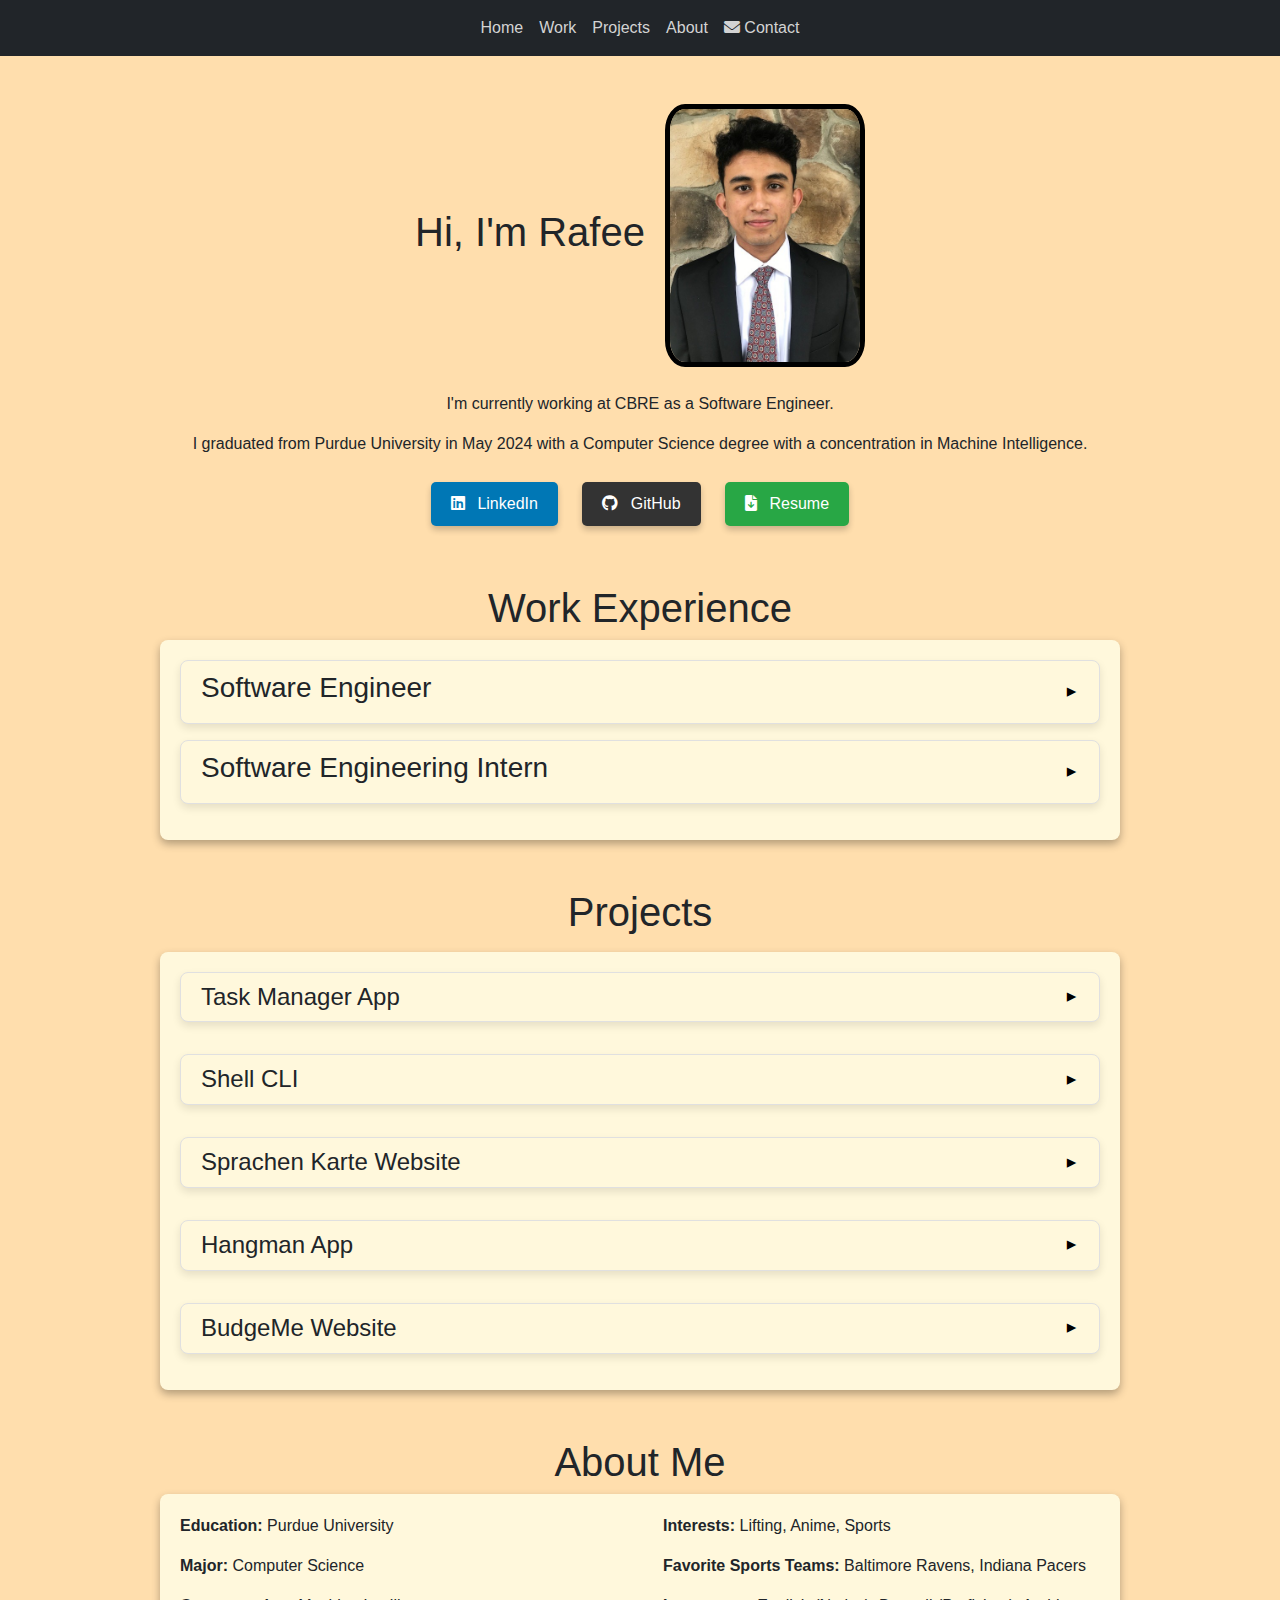
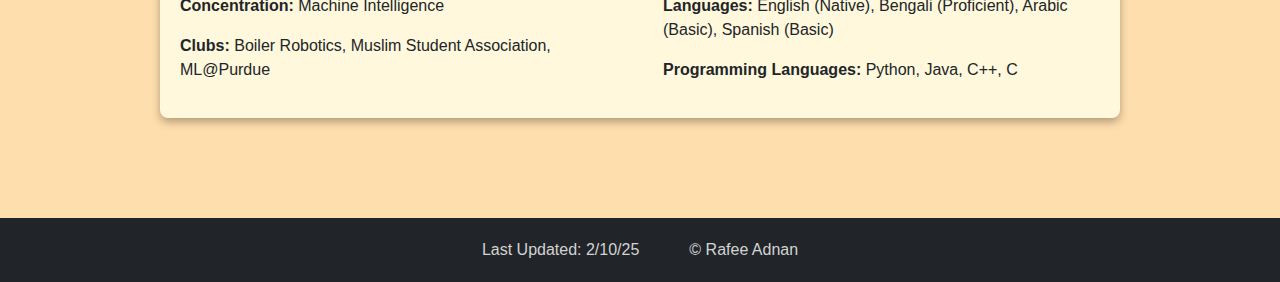
<file: index.html>
<!doctype html>
<html lang="en">
  <head>
    <meta charset="utf-8">
    <meta name="viewport" content="width=device-width, initial-scale=1">
    <title>Rafee's Portfolio</title>
    <!-- <link rel="stylesheet" href="static\css\style.css"> -->
    <link href="https://cdn.jsdelivr.net/npm/bootstrap@5.3.3/dist/css/bootstrap.min.css" rel="stylesheet" integrity="sha384-QWTKZyjpPEjISv5WaRU9OFeRpok6YctnYmDr5pNlyT2bRjXh0JMhjY6hW+ALEwIH" crossorigin="anonymous">
    <link rel="stylesheet" href="https://cdnjs.cloudflare.com/ajax/libs/font-awesome/6.0.0-beta3/css/all.min.css">
    <style>
    body {
        background-color: #FFDEAD !important; /* Light gray background color */
        scroll-behavior: smooth; /* Enable smooth scrolling */
        font-family: Arial, sans-serif;
    }

    section {
        scroll-margin-top: 70px; /* Adjust according to your navbar height */
    }

    .dropdown-content {
        max-height: 0;
        overflow: hidden;
        transition: max-height 0.75s ease-out;
        }
    .dropdown-content.show {
        max-height: 100vh; /* Adjust as necessary for your content */
    }
    .dropdown-btn {
        cursor: pointer;
        display: flex;
        align-items: center;
        justify-content: space-between; /* Adjusted to space-between */
        padding: 10px 20px; /* Add padding for better alignment */
        background-color: #FFF8DC; /* Match the box background */
        border
        : 1px solid #e0e0e0; /* Optional: Add a border */
        border-radius: 8px; /* Match the box border radius */
        box-shadow: 0 4px 8px rgba(0, 0, 0, 0.1); /* Match the box shadow */
    }
    .dropdown-btn .arrow {
        margin-left: 10px;
        transition: transform 0.75s ease;
        color: black;
    }
    .dropdown-btn .arrow.down {
        transform: rotate(-90deg);
    }
    .dropdown-btn .arrow.up {
        transform: rotate(0deg);
    }

    .dropdown-btn h4 {
        margin: 0;
    }

    .center {
        display: flex;
        justify-content: center; /* Center content horizontally */
    }
    .left-align {
        margin-left: -55%; /* Adjust as needed for your desired position */
    }
    .logo {
        width: 50px; /* Adjust the size as needed */
        height: auto;
        margin-right: 10px; /* Space between logo and text */
    }
    .inline-header {
        display: flex;
        align-items: flex-start;
        justify-content: space-between;
    }
    .left-content {
        margin-left: auto;
        margin-right: auto;
        padding: 20px; /* Add padding inside the box */
        background-color: #FFF8DC; /* Set the background color */
        border-radius: 8px; /* Optional: Add rounded corners */
        box-shadow: 0 4px 8px rgba(0, 0, 0, 0.3); /* Optional: Add a subtle shadow */
        max-width: 75%; /* Set maximum width to 75% of the container */
    }
    .header-left, .header-right {
        display: flex;
        align-items: flex-start;
    }
    .header-right {
        flex-shrink: 0; /* Prevents the date from shrinking */
        width: auto; /* Allow the width to adjust */
    }
    .header-right-column {
        display: flex;
        flex-direction: column; /* Stack items vertically */
        align-items: flex-end; /* Align items to the right */
    }
    .date, .location {
        white-space: nowrap; /* Prevent wrapping */
    }
    .content {
        display: flex;
        flex-direction: column;
        flex-grow: 1; /* Allow the content to grow */
    }
    .blocks {
        display: flex;
        flex-direction: column;
        align-items: flex-start; /* Align blocks to the left */
        margin-top: 10px; /* Add some margin to separate from the date */
    }
    .custom-nav-link {
        color: lightgray !important; /* Change to your desired color */
    }
    .custom-nav-link:hover {
        color: #FFDEAD !important; /* Change to your desired hover color */
    }
    .custom-nav-link.active {
        color: #FFDEAD !important;
    }
    .social-button {
        display: inline-block;
        margin: 10px;
        padding: 10px 20px;
        font-size: 16px;
        color: white;
        text-decoration: none;
        border-radius: 5px;
        transition: background-color 0.3s, box-shadow 0.3s;
        box-shadow: 0 4px 6px rgba(0, 0, 0, 0.2); /* Default shadow */
    }

    .social-button:hover {
        box-shadow: 0 6px 10px rgba(0, 0, 0, 0.3); /* Shadow on hover */
    }

    .social-button.linkedin {
        background-color: #0077B5; /* LinkedIn blue */
    }

    .social-button.linkedin:hover {
        background-color: #005582; /* Darker LinkedIn blue */
    }

    .social-button.github {
        background-color: #333; /* GitHub black */
    }

    .social-button.github:hover {
        background-color: #000000; /* Darker GitHub black */
    }

    .social-button.download {
        background-color: #28a745; /* Green */
    }

    .social-button.download:hover {
        background-color: #218838; /* Darker green */
    }

    .social-button i {
        margin-right: 8px;
    }

    .profile-container {
        display: flex;
        align-items: center;
        justify-content: center;
        margin: 25px auto;
    }

    .profile-text {
        margin-right: 20px; /* Space between text and image */
    }

    .profile-image {
        width: 200px; /* Adjust width as needed */
        height: auto;
        border-radius: 10%;
        border: 5px solid black;
    }
    .container {
        text-align: center;
    }

    .project-details {
        display: flex;
        justify-content: center;
        padding: 0;
    }

    .project-box {
        background-color: #FFF8DC; 
        padding: 20px;
        border-radius: 8px;
        box-shadow: 0 4px 8px rgba(0, 0, 0, 0.3);
        width: 75%; 
        text-align: left;
    }

    .embed-video {
        position: relative;
        padding-bottom: 56.25%; /* 16:9 aspect ratio */
        height: 600px;
        overflow: hidden;
        width: 100%;
        max-width: 100%;
        background: #000;
        border-radius: 8px;
    }
    .embed-video iframe {
        position: absolute;
        top: 0;
        left: 0;
        width: 100%;
        height: 100%;
        border: 0;
    }


    .button-container {
        display: flex;
        justify-content: center;
        gap: 10px; /* Space between buttons */
        margin-top: 10px;
    }

    .download-button, .view-github, .view-budgeme, .view-sprachen {
        margin-top: 10px;
    }

    .github-button {
        display: inline-block;
        margin: 10px;
        padding: 10px 20px;
        font-size: 16px;
        color: white;
        text-decoration: none;
        border-radius: 5px;
        transition: background-color 0.3s;
        background-color: #333; /* GitHub black */
    }


    .sprachen-button {
        display: inline-block;
        margin: 10px;
        padding: 10px 20px;
        font-size: 16px;
        color: white;
        /* font-weight: bold;  */
        text-decoration: none;
        border-radius: 5px;
        transition: all 0.3s ease; /* Smooth transition */
        background-image: linear-gradient(45deg, #e37682 15%, #5f4d93 85%);
    }

    .sprachen-button:hover {
        background-image: linear-gradient(45deg, #b25c66 15%, #443769 85%); 
    }

    .budgeme-button {
        display: inline-block;
        margin: 10px;
        padding: 10px 20px;
        font-size: 16px;
        color: black;
        font:bold;
        text-decoration: none;
        border-radius: 5px;
        transition: background-color 0.3s;
        background-color: #fcc304; 
    }

    .budgeme-button:hover {
        background-color: #e8ac04;
    }
    

    .github-button:hover {
        background-color: #24292e; /* Darker GitHub black */
    }

    .github-button i {
        margin-right: 8px;
    }

    .download-button a {
        display: inline-block;
        margin: 10px;
        padding: 10px 20px;
        font-size: 16px;
        color: white;
        font:bold;
        text-decoration: none;
        border-radius: 5px;
        transition: background-color 0.3s;
        background-color: #468aa0; /* Blue for download */
    }

    .download-button a:hover {
        background-color: #305d6e; /* Darker blue */
    }


    </style>   
  </head>
  <body>
    <nav class="navbar sticky-top navbar-expand-lg navbar-dark bg-dark">
      <div class="container-fluid">
        <button class="navbar-toggler" type="button" data-bs-toggle="collapse" data-bs-target="#navbarSupportedContent" aria-controls="navbarSupportedContent" aria-expanded="false" aria-label="Toggle navigation">
          <span class="navbar-toggler-icon"></span>
        </button>
        <div class="collapse navbar-collapse" id="navbarSupportedContent">
          <ul class="navbar-nav me-auto mb-2 mb-lg-0 justify-content-center w-100">
            <li class="nav-item">
              <a class="nav-link custom-nav-link" href="#home">Home</a>
            </li>
            <li class="nav-item">
              <a class="nav-link custom-nav-link" href="#work">Work</a>
            </li>
            <li class="nav-item">
              <a class="nav-link custom-nav-link" href="#projects">Projects</a>
            </li>
           
            <li class="nav-item">
              <a class="nav-link custom-nav-link" href="#about">About</a>
            </li>
            <li class="nav-item">
              <a class="nav-link custom-nav-link" href="mailto:rafeeadnan7@gmail.com">
                <i class="fas fa-envelope"></i> Contact</a>
            </li>
          </ul>
        </div>
      </div>
    </nav>

    <main>
      <section id="home" class="mt-5">
        <div class="profile-container">
            <div class="profile-text">
                <h1>Hi, I'm Rafee</h1>
            </div>
            <img src="static\images\pog.png" class="profile-image" alt="Profile Picture">
        </div>
   
        <div style="text-align: center;">
            <p>I'm currently working at CBRE as a Software Engineer. </p>
            <p>I graduated from Purdue University in May 2024 with a Computer Science degree with a concentration in Machine Intelligence. </p>
            
            <div>
                <a href="https://www.linkedin.com/in/radnaan" target="_blank" class="social-button linkedin">
                    <i class="fab fa-linkedin"></i> LinkedIn
                </a>
                <a href="https://github.com/rafifi7" target="_blank" class="social-button github">
                    <i class="fab fa-github"></i> GitHub
                </a>
                <a href="static\images\rafee_adnan_resume.pdf" target="_blank" class="social-button download">
                    <i class="fas fa-file-download"></i> Resume
                </a>
            </div>
        </div>
      </section>


      <section id="work" class="mt-5">
        <div class="container mt-5">
            <div class="center">
                <h1>Work Experience</h1>
            </div>
        </div>
        
        
        <div class="left-content box-bg">
            <div class="dropdown-btn" onclick="toggleDropdown('firstJobContent', 'firstJobArrow')">
                <h3>Software Engineer </h3>
                <span id="firstJobArrow" class="arrow down">&#x25BC;</span>
            </div>
            <div id="firstJobContent" class="dropdown-content mt-3">
                <div class="inline-header">
                    <div class="header-left">
                        <img src="static/images/cbre_logo.png" alt="Logo" class="logo">
                        <h3>CBRE</h3>
                    </div>
                    <div class="header-right">
                        <div class="header-right-column">
                            <span class="date" style="font-weight: bold; font-size: 1.15rem;">Sep 2024 - Present</span>
                            <span class="location" style="font-weight: bold; font-size: 1.05rem;">Remote</span>
                        </div>
                    </div>
                </div>
        
                <div class="content">
                    <div class="blocks">
                        <span style="font-size: 1.25rem; font-weight: bold;"></span>
                        <span style="font-size: 1.05rem;">
                            <p>◦ Spearheaded the automation of a weekly ETL data pipeline in python for a leading retail client, saving 3+ hours per
                                week and improving efficiency </p>
                            <p>◦ Deployed updates for SIMMS mapping platform websites, serving 430+ clients, using Java and Spring Boot for
                                backend services, and Git for version control </p>
                            <p>◦ Developed and modied SQL queries to enhance site reports, improving data accuracy and usability</p>
                        </span>
                    </div>
                </div>
            </div>




            <div class="dropdown-btn" onclick="toggleDropdown('internshipContent', 'internshipArrow')">
                <h3> Software Engineering Intern </h3>
                <span id="internshipArrow" class="arrow down">&#x25BC;</span>
            </div>
            <div id="internshipContent" class="dropdown-content mt-3">
                <div class="inline-header">
                    <div class="header-left">
                        <img src="static/images/ta_logo.jpg" alt="Logo" class="logo">
                        <h3>Transamerica</h3>
                    </div>
                    <div class="header-right">
                        <div class="header-right-column">
                            <span class="date" style="font-weight: bold; font-size: 1.15rem;">May 2023 - August 2023</span>
                            <span class="location" style="font-weight: bold; font-size: 1.05rem;">Remote</span>
                        </div>
                    </div>
                </div>
        
                <div class="content">
                    <div class="blocks">
                        <span style="font-size: 1.25rem; font-weight: bold;">Block 1:</span>
                        <span style="font-size: 1.05rem;">
                            <p>◦ Utilized the OpenAI API to lead the development of a transformative Transamerica-GPT initiative, aiming to enhance employee productivity through an advanced chatbot equipped with conversational memory</p>
                            <p>◦ Developed versatile converters for HTML, PDF, and XLSX file formats, enabling efficient indexing of the S3 bucket document information by the chatbot</p>
                            <p>◦ Developed a RESTful API in Python utilizing AWS Lambda Orchestrator, which enabled communication between a webpage and backend services</p>
                            <p>◦ Integrated the API with S3 buckets and DynamoDB databases to facilitate seamless interactions with a chatbot interface</p>
                        </span>
                        <span style="font-size: 1.25rem; font-weight: bold;">Block 2:</span>
                        <span style="font-size: 1.05rem;">
                          <p>◦ Configured and managed AWD rebook items, ensuring quality checks and efficient error reporting</p>
                          <p>◦ Developed a REST service API on AWS for secure and controlled transactions with Chorus</p>
                          <p>◦ Supported workflow and imaging applications, including production and server support, and managed Chorus migration to AWS Cloud</p>
                          <p>◦ Integrated new TPAs for policy servicing and streamlined claims processing with efficient workflow management</p>
                      </span>
                    </div>
                </div>
            </div>
        </div>
        
      </section>

      <section id="projects" class="mt-5">
        <div class="container mt-5">
            <div style="text-align: center;">
                <h1>Projects</h1>
            </div>
        </div>
            <div class="project-details mt-3">
                <div class="project-box">
                    <!-- Project 1 -->
                    <div class="dropdown-btn" onclick="toggleDropdown('project1Content', 'project1Arrow')">
                        <h4>Task Manager App</h4>
                        <span id="project1Arrow" class="arrow down">&#x25BC;</span>
                    </div>
                    <div id="project1Content" class="dropdown-content mt-3">
                        <p>
                            This project aims to develop a system monitor similar to the Windows Task Manager or Linux System Monitor. 
                            The project utilizes the `/proc` filesystem and creating a graphical user interface to display relevant system information.
                        </p>
                        <p>
                            1. Basic System Information: Displays OS release, kernel version, memory, processor version, and disk storage. <br>
                            2. Process Information: Includes a table to display all running processes, with options for different views and refresh capabilities.<br>
                            3. Process-specific Actions: Allows for actions like stopping, continuing, or killing processes, and listing memory maps and open files.<br>
                            4. Detailed View: Shows detailed information for individual processes including state, memory usage, CPU time, etc.<br>
                            5. Graphs: Tracks and displays graphs for CPU usage, memory and swap usage, and network usage.<br>
                            6. File System: Shows usage for each mount point.
                    </p>
    
                    <div class="button-container">
                        <div class="view-github">
                            <a href="https://github.com/es6/task-manager" target="_blank" class="github-button">
                                <i class="fab fa-github"></i> View on GitHub
                            </a>
                        </div>
                    </div>
                    </div>
    
                    <!-- Project 2 -->
                    <div class="dropdown-btn mt-3" onclick="toggleDropdown('project2Content', 'project2Arrow')">
                        <h4>Shell CLI</h4>
                        <span id="project2Arrow" class="arrow down">&#x25BC;</span>
                    </div>
                    <div id="project2Content" class="dropdown-content mt-3">
                        <p>
                            I developed a custom shell interpreter that replicates the functionalities of widely used shells like Bash. 
                            Leveraging Lex for lexical analyzing and Yacc for parsing, it supports complex command syntax and advanced features. 
                            The shell handles wildcards, environment variables, and subshells, zombie processes, and command line argument if-statements.
                        </p>
                        
                        <div class="button-container">
                            <div class="view-github">
                                <a href="https://github.com/rafifi7/Hangman" target="_blank" class="github-button">
                                    <i class="fab fa-github"></i> View on GitHub
                                </a>
                            </div>
                            
                        </div>
                        <div class="button-container">
                            <p> Created using C and C++</p>
                        </div>
                        <!-- Embed Video/GIF -->
                        <div class="button-container">
                            <div class="embed-video">
                                <iframe src="https://www.youtube.com/embed/vqSyplJO1QE" allow="accelerometer; autoplay; clipboard-write; encrypted-media; gyroscope; picture-in-picture" allowfullscreen></iframe>
                            </div>
                        </div>
    
    
    
                    </div>

                     <!-- Sprachen Karte  -->
                     <div class="dropdown-btn mt-3" onclick="toggleDropdown('project5Content', 'project5Arrow')">
                        <h4>Sprachen Karte Website</h4>
                        <span id="project5Arrow" class="arrow down">&#x25BC;</span>
                    </div>
                    <div id="project5Content" class="dropdown-content mt-3">
                        <p>"Sprachen Karte", which means language map in German, is an Interactive Language Diversity Visualization Tool. 
                            It generates a website featuring an interactive map complete with pointers. You can zoom in, move around, and toggle various features on the map.
                             It encompasses every known language, including those that are extinct or endangered, along with outlines of their family origins and numerous other captivating features.
                            </p>

                        <div class="button-container">
                            <!-- Website Button -->
                            <div class="view-github">
                                <a href="https://karim-sharkawy.github.io/SprachenKarte/" target="_blank" class="sprachen-button"> Go To Sprachen Karte </a>
                            </div>
    
                            <div class="view-github">
                                <a href="https://github.com/karim-sharkawy/SprachenKarte" target="_blank" class="github-button">
                                    <i class="fab fa-github"></i> View on GitHub
                                </a>
                            </div>
                        </div>
                        <div class="button-container">
                            <p>Created using HTML, CSS + Bootstrap, and Javascript.</p>
                        </div>
                        <iframe src="https://karim-sharkawy.github.io/SprachenKarte/" width="100%" height="600px" style="border:none;"></iframe>


                    </div>
                    <!-- End of Sprachen Karte -->
    
                    <!-- Hangman -->
                    <div class="dropdown-btn mt-3" onclick="toggleDropdown('project3Content', 'project3Arrow')">
                        <h4>Hangman App</h4>
                        <span id="project3Arrow" class="arrow down">&#x25BC;</span>
                    </div>
                    <div id="project3Content" class="dropdown-content mt-3">
                        <p>I wanted to recreate Hangman, a childhood favorite game of mine, while also practicing some fundamental coding skills with Python. The distribution is still a work in progress.</p>
                        <p> You will get a main menu screen when you first launch the game. From here, you can choose to play, read instructions, or quit. Once you press play, the entry widget will only allow you to continue if you type in a character from the alphabet. If you type non-alphabet characters you will get a warning telling you to type a phrase that contains letters. You can only type a string length between 1 and 39 into the entry widget. Once you click submit or press enter, empty blanks will show at the top of the screen corresponding to each letter typed previously. There is also a letters used box at the left, a guess button, a letter entry widget, and an image of your current hangman at the right.</p>
    
    
                        <div class="button-container">
                            <!-- Download Button NOT WORKING RN -->
                            <!-- <div class="download-button">
                                <a href="https://drive.google.com/uc?export=download&id=1ymxqV5M_TBx9yaR-8SpXpEkeL_L8U1Df" target="_blank">
                                    Download Hangman
                                </a>
                            </div> -->
    
                            <!-- View on GitHub Button -->
                            <div class="view-github">
                                <a href="https://github.com/rafifi7/Hangman" target="_blank" class="github-button">
                                    <i class="fab fa-github"></i> View on GitHub
                                </a>
                            </div>
                            
                        </div>
                        <div class="button-container">
                            <p> GUI created using Tkinter and CustomTkinter in Python</p>
                        </div>
                        <!-- Embed Video/GIF -->
                        <div class="button-container">
                            <div class="embed-video">
                                <iframe src="https://www.youtube.com/embed/xtG7zE1rSyc" allow="accelerometer; autoplay; clipboard-write; encrypted-media; gyroscope; picture-in-picture" allowfullscreen></iframe>
                            </div>
                        </div>
                        
                    </div>
                    
                    <!-- End of Hangman -->
    
                    <!-- BudgeMe -->
                    <div class="dropdown-btn mt-3" onclick="toggleDropdown('project4Content', 'project4Arrow')">
                        <h4>BudgeMe Website</h4>
                        <span id="project4Arrow" class="arrow down">&#x25BC;</span>
                    </div>
                    <div id="project4Content" class="dropdown-content mt-3">
                        <p>BudgeMe is a budget planner that provides a breakdown of your spending through percentages based on a total budget for a given certain time period. It visualizes these percentages of your budget through use of a pie chart. It then gives you an analysis of your percentage of spending by reporting your percentage spent on each category and how of your budget you have left. </p>
                        
    
                        <div class="button-container">
                            <!-- Website Button -->
                            <div class="view-github">
                                <a href="https://rafifi7.github.io/BudgeMe.github.io/" target="_blank" class="budgeme-button">Go To BudgeMe</a>
                            </div>
    
                            <div class="view-github">
                                <a href="https://github.com/qi116/BudgeMe" target="_blank" class="github-button">
                                    <i class="fab fa-github"></i> View on GitHub
                                </a>
                            </div>
                        </div>

                        <div class="button-container">
                        <p>Created using HTML, CSS + Bootstrap, and Javascript.</p>
                        </div>
                        <!-- Embed your HTML file -->
                        <iframe src="https://rafifi7.github.io/BudgeMe.github.io/" width="100%" height="600px" style="border:none;"></iframe>
    
                    </div>
                    <!-- End of BudgeMe -->
    
                   


                    <!-- Project 6 -->
                    <!-- <div class="dropdown-btn mt-3" onclick="toggleDropdown('project5Content', 'project5Arrow')">
                        <h4>Project 5</h4>
                        <span id="project5Arrow" class="arrow down">&#x25BC;</span>
                    </div>
                    <div id="project5Content" class="dropdown-content mt-3">
                        <p>Details about project 5, including goals, development process, and impact.</p>
                    </div> -->
                </div>
            </div>
        </div>
      </section>

      <section id="about" class="mt-5">
        <div style="text-align: center;">
            <h1>About Me</h1>
        </div>
        
        <div style="display: flex; justify-content: center; padding: 0;">
            <div style="background-color: #FFF8DC; padding: 20px; border-radius: 8px; box-shadow: 0 4px 8px rgba(0, 0, 0, 0.3); width: 75%; text-align: left;">
                <div style="display: flex; flex-direction: row; gap: 5%;">
        
                    <div style="flex: 1;">
                        <p><strong>Education:</strong> Purdue University</p>
                        <p><strong>Major:</strong> Computer Science</p>
                        <p><strong>Concentration:</strong> Machine Intelligence</p>
                        <p><strong>Clubs:</strong> Boiler Robotics, Muslim Student Association, ML@Purdue</p>
                    </div>
        
                    <div style="flex: 1;">
                        <p><strong>Interests:</strong> Lifting, Anime, Sports</p>
                        <p><strong>Favorite Sports Teams:</strong> Baltimore Ravens, Indiana Pacers</p>
                        <p><strong>Languages:</strong> English (Native), Bengali (Proficient), Arabic (Basic), Spanish (Basic)</p>
                        <p><strong>Programming Languages:</strong> Python, Java, C++, C</p>
                    </div>
        
                </div>
            </div>
        </div>
        
      </section>

    </main>

    <footer style="margin-top: 100px; background-color: #212529; color: #d3d3d3; text-align: center; padding: 20px 0; width: 100%;">
        <div style="display: flex; justify-content: center; align-items: center; height: 100%;">
          <div style="margin-right: 50px;">
            <p style="margin: 0;">Last Updated: 2/10/25</p>
          </div>
          <div>
           <p style="margin: 0;">&copy; Rafee Adnan</p>
          </div>
        </div>
      </footer>
      


      </footer>

    <script>
      function toggleDropdown(contentId, arrowId) {
        var content = document.getElementById(contentId);
        var arrow = document.getElementById(arrowId);
        content.classList.toggle("show");
        arrow.classList.toggle("up");
      }
    </script>
  </body>
</html>
</file>
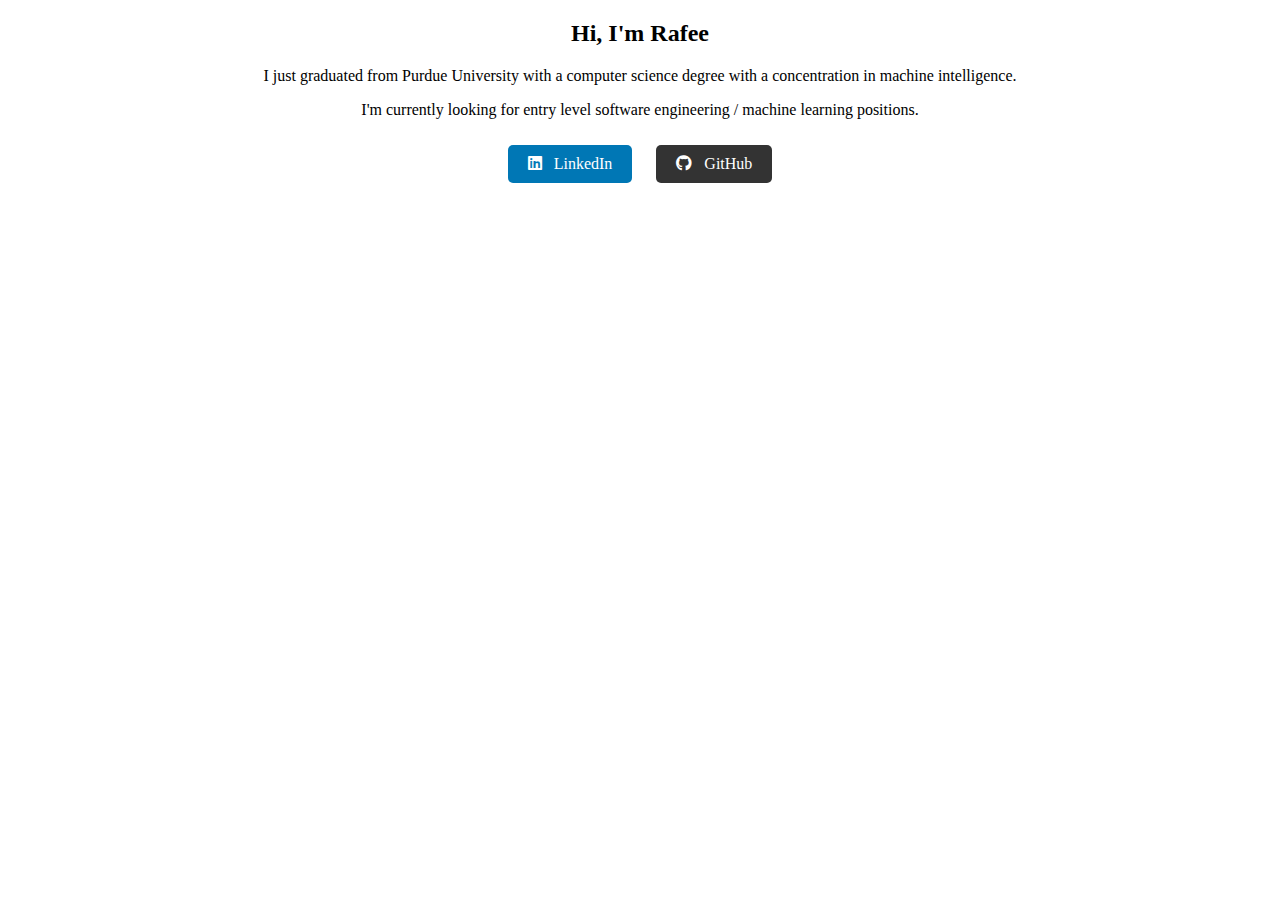
<file: templates/home.html>
<!DOCTYPE html>
<html lang="en">
<head>
    <meta charset="UTF-8">
    <meta name="viewport" content="width=device-width, initial-scale=1.0">
    <title>Rafee's Profile</title>
    <link rel="stylesheet" href="https://cdnjs.cloudflare.com/ajax/libs/font-awesome/6.0.0-beta3/css/all.min.css">
    <style>
        .social-button {
            display: inline-block;
            margin: 10px;
            padding: 10px 20px;
            font-size: 16px;
            color: white;
            text-decoration: none;
            border-radius: 5px;
            transition: background-color 0.3s;
        }

        .social-button.linkedin {
            background-color: #0077B5; /* LinkedIn blue */
        }

        .social-button.linkedin:hover {
            background-color: #005582; /* Darker LinkedIn blue */
        }

        .social-button.github {
            background-color: #333; /* GitHub black */
        }

        .social-button.github:hover {
            background-color: #24292e; /* Darker GitHub black */
        }

        .social-button i {
            margin-right: 8px;
        }
    </style>
</head>
<body>

<div style="text-align: center;">
    <h2>Hi, I'm Rafee</h2>
    <p>I just graduated from Purdue University with a computer science degree with a concentration in machine intelligence. </p>
    <p>I'm currently looking for entry level software engineering / machine learning positions. </p>
    <div>
        <a href="https://www.linkedin.com/in/radnaan" target="_blank" class="social-button linkedin">
            <i class="fab fa-linkedin"></i> LinkedIn
        </a>
        <a href="https://github.com/rafifi7" target="_blank" class="social-button github">
            <i class="fab fa-github"></i> GitHub
        </a>
    </div>
</div>

</body>
</html>
</file>
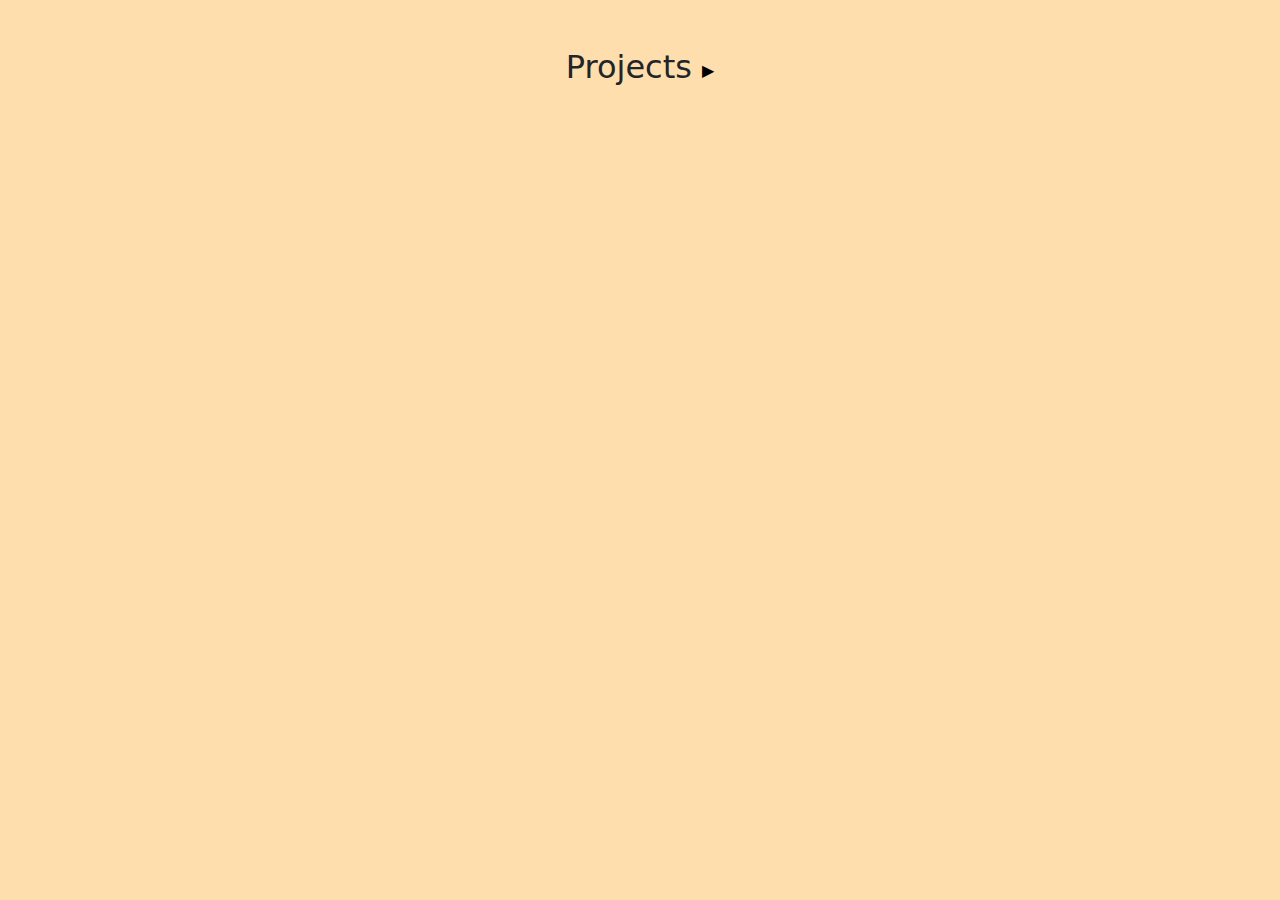
<file: templates/projects.html>
<!doctype html>
<html lang="en">
  <head>
    <meta charset="utf-8">
    <meta name="viewport" content="width=device-width, initial-scale=1">
    <title>Rafee's Portfolio</title>
    <link href="https://cdn.jsdelivr.net/npm/bootstrap@5.3.3/dist/css/bootstrap.min.css" rel="stylesheet" integrity="sha384-QWTKZyjpPEjISv5WaRU9OFeRpok6YctnYmDr5pNlyT2bRjXh0JMhjY6hW+ALEwIH" crossorigin="anonymous">
    <style>
       body {
        background-color: #FFDEAD; /* Light gray background color */
      }

      .dropdown-content {
        max-height: 0;
        overflow: hidden;
        transition: max-height 0.25s ease-out;
      }
      .dropdown-content.show {
        max-height: 100vh; /* Adjust as necessary for your content */
      }
      .dropdown-btn {
        cursor: pointer;
        display: flex;
        align-items: center;
        justify-content: center; /* Center content horizontally */
      }
      .dropdown-btn .arrow {
        margin-left: 10px;
        transition: transform 0.25s ease;
        color: black;
      }
      .dropdown-btn .arrow.down {
        transform: rotate(0deg);
      }
      .dropdown-btn .arrow.up {
        transform: rotate(90deg);
      }
      .center {
        display: flex;
        justify-content: center; /* Center content horizontally */
      } 
    </style>
  </head>
  <body>
    <div class="container mt-5">
      <div class="center">
        <div class="dropdown-btn" onclick="toggleDropdown()">
          <h2>Projects</h2>
          <span id="arrow" class="arrow down">&#9654;</span> <!-- Unicode character for right arrow -->
        </div>
      </div>
      <div id="dropdownContent" class="dropdown-content mt-3">
        
        <p>Project 1: Description</p>
        <p>Project 2: Description</p>
      </div>
    </div>

    <script>
      function toggleDropdown() {
        var content = document.getElementById("dropdownContent");
        var arrow = document.getElementById("arrow");
        content.classList.toggle("show");
        arrow.classList.toggle("up");
      }
    </script>
  </body>
</html>
</file>
